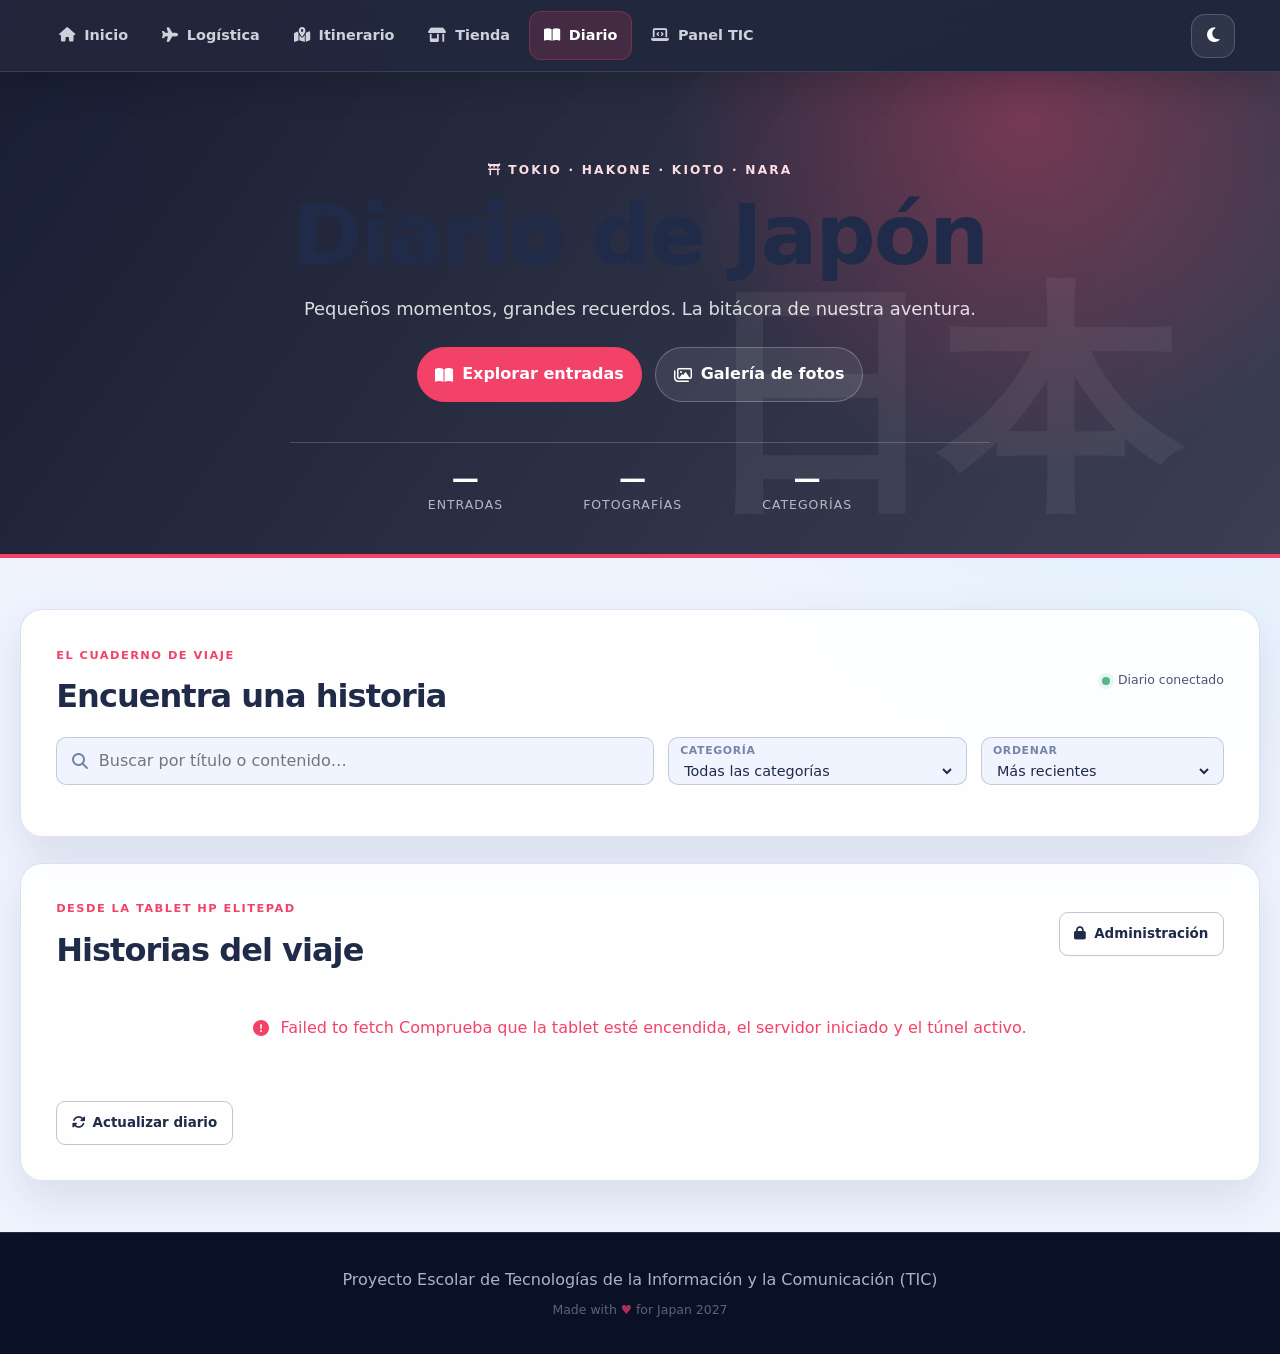
<file: blog.html>
<!DOCTYPE html>
<html lang="es">
<head>
  <meta charset="UTF-8">
  <meta name="viewport" content="width=device-width, initial-scale=1.0">
  <meta name="description" content="Diario interactivo de la aventura escolar Viaje a Japón 2027.">
  <title>Diario de Japón | Viaje a Japón 2027</title>
  <link rel="stylesheet" href="https://cdnjs.cloudflare.com/ajax/libs/font-awesome/6.4.0/css/all.min.css">
  <link rel="stylesheet" href="css/style.css">
  <link rel="stylesheet" href="css/blog.css">
</head>
<body>
  <nav class="blog-nav">
    <button id="menu-toggle" class="btn-menu" title="Abrir menú" aria-label="Abrir menú"><i class="fa-solid fa-bars"></i></button>
    <div class="nav-links" id="nav-links">
      <a href="index.html"><i class="fa-solid fa-house"></i> Inicio</a>
      <a href="logistica.html"><i class="fa-solid fa-plane"></i> Logística</a>
      <a href="itinerario.html"><i class="fa-solid fa-map-location-dot"></i> Itinerario</a>
      <a href="tienda.html"><i class="fa-solid fa-shop"></i> Tienda</a>
      <a href="blog.html" class="active"><i class="fa-solid fa-book-open"></i> Diario</a>
      <a href="proyecto-tic.html"><i class="fa-solid fa-laptop-code"></i> Panel TIC</a>
    </div>
    <button id="theme-toggle" class="btn-theme" title="Modo Tokyo Night" aria-label="Cambiar tema"><i class="fa-solid fa-moon"></i></button>
  </nav>

  <header class="blog-hero">
    <span class="blog-eyebrow"><i class="fa-solid fa-torii-gate"></i> TOKIO · HAKONE · KIOTO · NARA</span>
    <h1>Diario de Japón</h1>
    <p>Pequeños momentos, grandes recuerdos. La bitácora de nuestra aventura.</p>
    <div class="blog-hero-actions">
      <a href="#entradas" class="blog-primary-link"><i class="fa-solid fa-book-open"></i> Explorar entradas</a>
      <button type="button" class="blog-quiet-button" id="open-gallery"><i class="fa-regular fa-images"></i> Galería de fotos</button>
    </div>
    <div class="blog-stats" aria-label="Estadísticas del diario">
      <div><strong id="stat-posts">—</strong><span>Entradas</span></div>
      <div><strong id="stat-photos">—</strong><span>Fotografías</span></div>
      <div><strong id="stat-categories">—</strong><span>Categorías</span></div>
    </div>
  </header>

  <main class="container blog-container">
    <section class="blog-tools" aria-labelledby="tools-title">
      <div class="section-heading">
        <div><p class="blog-kicker">EL CUADERNO DE VIAJE</p><h2 id="tools-title">Encuentra una historia</h2></div>
        <span class="live-indicator"><span></span> Diario conectado</span>
      </div>
      <div class="blog-filter-grid">
        <label class="search-field" for="blog-search"><i class="fa-solid fa-magnifying-glass"></i><input type="search" id="blog-search" placeholder="Buscar por título o contenido…" autocomplete="off"></label>
        <label class="category-field" for="category-filter"><span>Categoría</span><select id="category-filter"><option value="all">Todas las categorías</option></select></label>
        <label class="sort-field" for="sort-filter"><span>Ordenar</span><select id="sort-filter"><option value="newest">Más recientes</option><option value="oldest">Más antiguas</option><option value="title">Título (A–Z)</option></select></label>
      </div>
      <div id="category-chips" class="category-chips" aria-label="Filtrar por categoría"></div>
    </section>

    <section id="admin-section" class="admin-section" hidden aria-labelledby="admin-title">
      <div class="section-heading">
        <div><p class="blog-kicker">SOLO ADMINISTRACIÓN</p><h2 id="admin-title"><i class="fa-solid fa-pen-to-square"></i> Escribe en el diario</h2></div>
        <button type="button" id="logout-button" class="blog-outline-button"><i class="fa-solid fa-right-from-bracket"></i> Cerrar sesión</button>
      </div>
      <form id="form-blog" class="blog-form">
        <input type="hidden" id="post-id">
        <div class="form-field"><label for="titulo">Título <span>*</span></label><input type="text" id="titulo" maxlength="120" required placeholder="Ej. Atardecer en Shibuya"></div>
        <div class="form-field"><label for="categoria">Categoría</label><select id="categoria"><option>Diario</option><option>Tokio</option><option>Hakone</option><option>Kioto</option><option>Nara</option><option>Comida</option><option>Consejos</option><option>Momentos</option></select><small>Puedes elegir una categoría o escribir una nueva.</small><input type="text" id="categoria-custom" maxlength="40" placeholder="Otra categoría (opcional)"></div>
        <div class="form-field form-field-full"><label for="contenido">Tu historia <span>*</span></label><textarea id="contenido" rows="7" maxlength="20000" required placeholder="Cuenta qué pasó, qué descubriste o qué no quieres olvidar…"></textarea><div class="character-count"><span id="content-count">0</span> / 20.000 caracteres</div></div>
        <div class="form-field form-field-full"><label for="imagen">URL de una fotografía (opcional)</label><input type="url" id="imagen" placeholder="https://…" inputmode="url"><small>Usa una dirección HTTPS pública. La imagen no se sube a la tablet.</small></div>
        <div class="form-actions"><button type="submit" id="save-post" class="blog-primary-button"><i class="fa-solid fa-cloud-arrow-up"></i> Publicar entrada</button><button type="button" id="cancel-edit" class="blog-outline-button" hidden>Cancelar edición</button><p id="form-message" class="form-message" role="status" aria-live="polite"></p></div>
      </form>
    </section>

    <section class="entries-section" id="entradas" aria-labelledby="entries-title">
      <div class="section-heading entries-heading">
        <div><p class="blog-kicker">DESDE LA TABLET HP ELITEPAD</p><h2 id="entries-title">Historias del viaje</h2></div>
        <button type="button" id="login-toggle" class="blog-outline-button"><i class="fa-solid fa-lock"></i> Administración</button>
      </div>
      <div id="login-panel" class="login-panel" hidden>
        <div class="login-panel-copy"><i class="fa-solid fa-shield-halved"></i><div><strong>Acceso de administrador</strong><p>Inicia sesión para publicar, editar o eliminar entradas.</p></div></div>
        <form id="login-form" class="login-form"><label for="admin-password">Contraseña</label><input type="password" id="admin-password" autocomplete="current-password" minlength="14" required placeholder="Contraseña de administración"><button type="submit" id="login-button" class="blog-primary-button">Entrar</button></form>
        <p id="login-message" class="form-message" role="status" aria-live="polite"></p>
      </div>
      <div id="blog-status" class="blog-status" role="status" aria-live="polite"><i class="fa-solid fa-spinner fa-spin"></i><span>Conectando con el diario…</span></div>
      <div id="contenedor-posts" class="posts-grid"></div>
      <div id="empty-filter-state" class="empty-state" hidden><i class="fa-solid fa-magnifying-glass"></i><h3>No hay historias con esos filtros</h3><p>Prueba otra búsqueda o selecciona otra categoría.</p><button type="button" id="clear-filters" class="blog-outline-button">Limpiar filtros</button></div>
      <div class="blog-refresh-row"><button type="button" id="refresh-posts" class="blog-outline-button"><i class="fa-solid fa-rotate"></i> Actualizar diario</button><span id="last-updated"></span></div>
    </section>
  </main>

  <footer><p>Proyecto Escolar de Tecnologías de la Información y la Comunicación (TIC)</p><p class="footer-japan">Made with <span aria-label="cariño">♥</span> for Japan 2027</p></footer>

  <dialog id="post-dialog" class="blog-dialog" aria-labelledby="dialog-title"><button type="button" class="dialog-close" data-close="post-dialog" aria-label="Cerrar"><i class="fa-solid fa-xmark"></i></button><article class="full-post"><img id="dialog-image" class="dialog-image" alt="" hidden><p class="blog-kicker" id="dialog-category"></p><h2 id="dialog-title"></h2><p class="full-post-date" id="dialog-date"></p><div class="full-post-content" id="dialog-content"></div></article></dialog>
  <dialog id="gallery-dialog" class="blog-dialog gallery-dialog" aria-labelledby="gallery-title"><button type="button" class="dialog-close" data-close="gallery-dialog" aria-label="Cerrar"><i class="fa-solid fa-xmark"></i></button><div class="gallery-dialog-header"><p class="blog-kicker">RECUERDOS EN IMÁGENES</p><h2 id="gallery-title">Galería del viaje</h2><p id="gallery-count"></p></div><div id="gallery-grid" class="gallery-grid"></div><p id="gallery-empty" class="gallery-empty" hidden>Aún no hay fotografías en el diario. Las imágenes de las entradas aparecerán aquí.</p></dialog>

  <script src="js/main.js"></script>
  <script src="js/blog-config.js"></script>
  <script src="js/blog.js"></script>
</body>
</html>
</file>
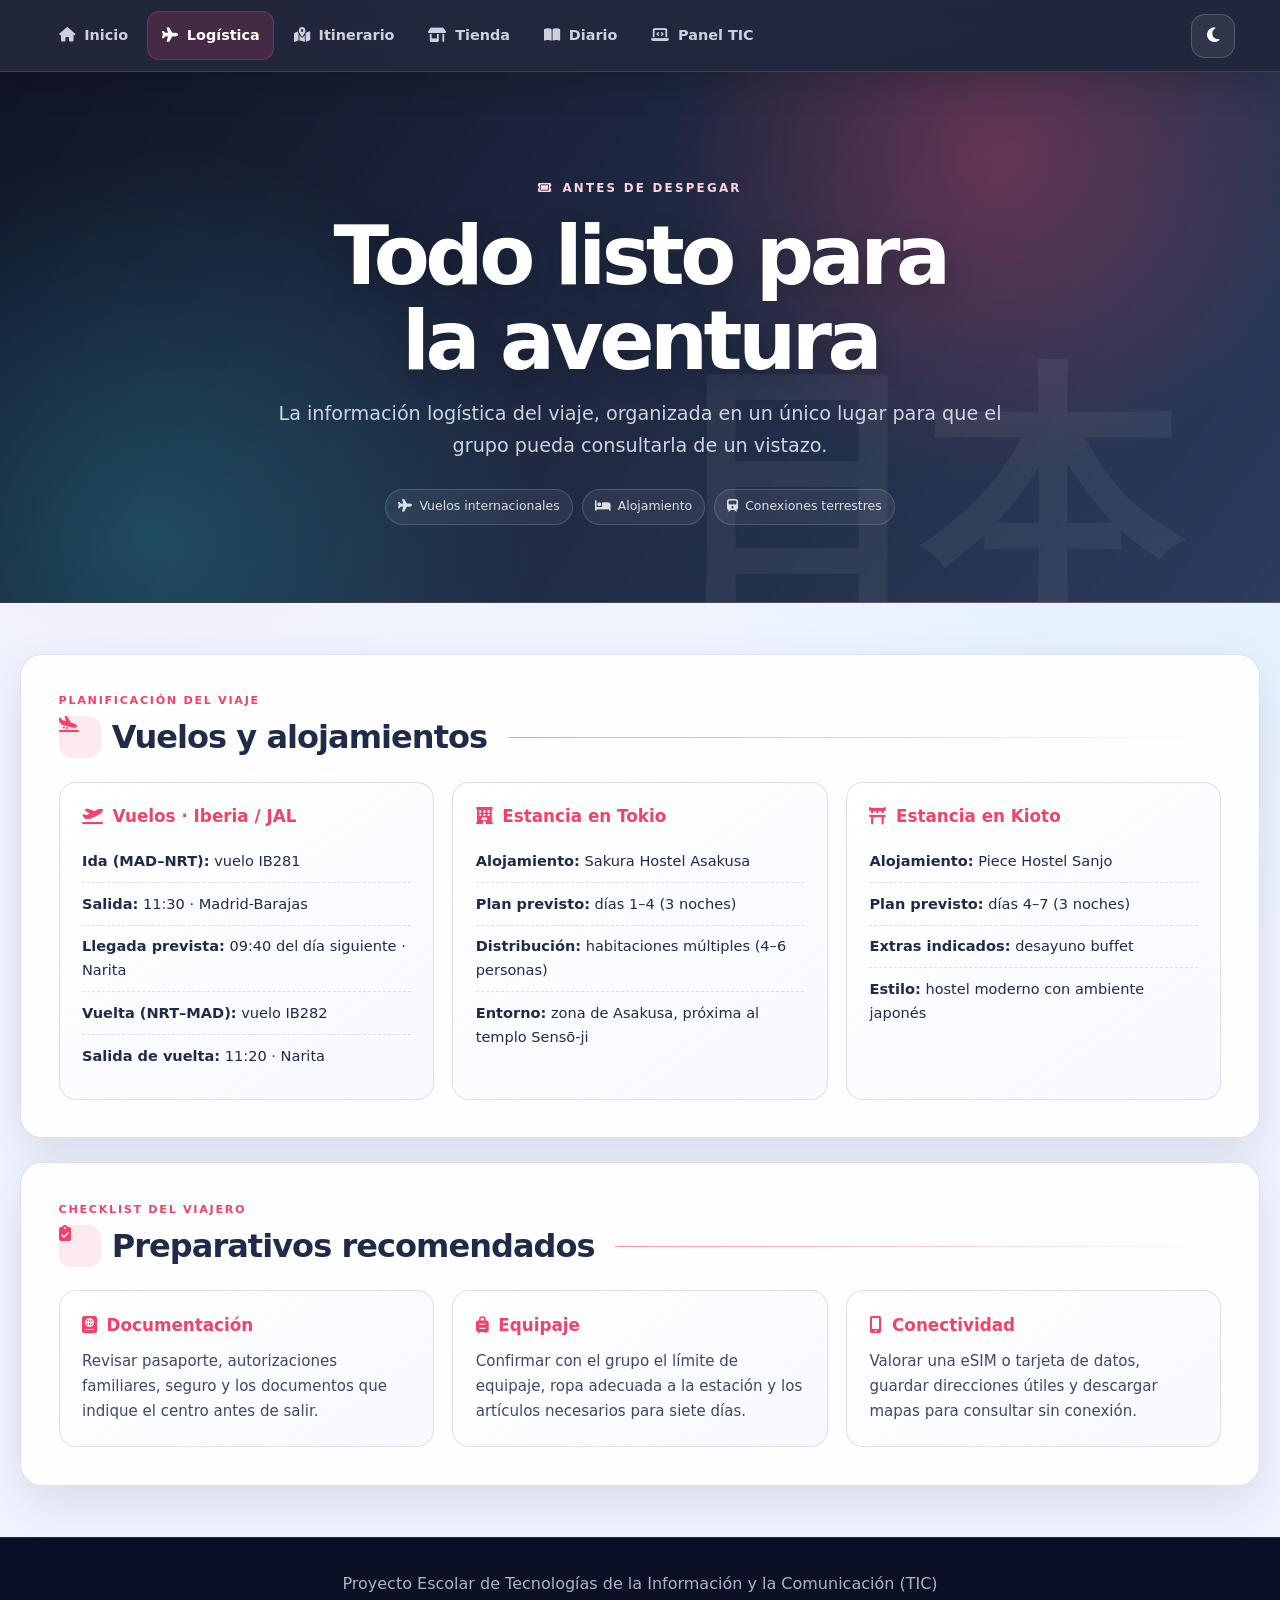
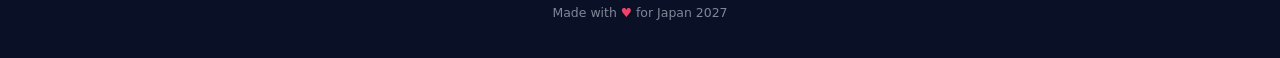
<file: logistica.html>
<!DOCTYPE html>
<html lang="es">
<head>
  <meta charset="UTF-8"><meta name="viewport" content="width=device-width, initial-scale=1.0">
  <meta name="description" content="Información de planificación de vuelos y alojamientos del viaje escolar a Japón 2027.">
  <title>Logística y alojamientos | Viaje a Japón 2027</title>
  <link rel="stylesheet" href="https://cdnjs.cloudflare.com/ajax/libs/font-awesome/6.4.0/css/all.min.css"><link rel="stylesheet" href="css/style.css">
</head>
<body>
  <nav class="site-nav" aria-label="Navegación principal">
    <button id="menu-toggle" class="btn-menu" title="Abrir menú" aria-label="Abrir menú" aria-controls="nav-links" aria-expanded="false"><i class="fa-solid fa-bars"></i></button>
    <div class="nav-links" id="nav-links"><a href="index.html"><i class="fa-solid fa-house"></i> Inicio</a><a href="logistica.html" class="active" aria-current="page"><i class="fa-solid fa-plane"></i> Logística</a><a href="itinerario.html"><i class="fa-solid fa-map-location-dot"></i> Itinerario</a><a href="tienda.html"><i class="fa-solid fa-shop"></i> Tienda</a><a href="blog.html"><i class="fa-solid fa-book-open"></i> Diario</a><a href="proyecto-tic.html"><i class="fa-solid fa-laptop-code"></i> Panel TIC</a></div>
    <button id="theme-toggle" class="btn-theme" title="Cambiar tema" aria-label="Cambiar tema"><i class="fa-solid fa-moon"></i></button>
  </nav>
  <header class="page-hero">
    <span class="eyebrow"><i class="fa-solid fa-ticket"></i> ANTES DE DESPEGAR</span>
    <h1>Todo listo para la aventura</h1><p>La información logística del viaje, organizada en un único lugar para que el grupo pueda consultarla de un vistazo.</p>
    <div class="hero-meta"><span><i class="fa-solid fa-plane"></i> Vuelos internacionales</span><span><i class="fa-solid fa-bed"></i> Alojamiento</span><span><i class="fa-solid fa-train"></i> Conexiones terrestres</span></div>
  </header>
  <main class="container">
    <section aria-labelledby="logistica-title">
      <p class="eyebrow-small">PLANIFICACIÓN DEL VIAJE</p><h2 id="logistica-title"><i class="fa-solid fa-plane-arrival"></i> Vuelos y alojamientos</h2>
      <div class="grid-3">
        <article class="info-card"><h4><i class="fa-solid fa-plane-departure"></i> Vuelos · Iberia / JAL</h4><ul>
          <li><strong>Ida (MAD–NRT):</strong> vuelo IB281</li><li><strong>Salida:</strong> 11:30 · Madrid-Barajas</li><li><strong>Llegada prevista:</strong> 09:40 del día siguiente · Narita</li><li><strong>Vuelta (NRT–MAD):</strong> vuelo IB282</li><li><strong>Salida de vuelta:</strong> 11:20 · Narita</li>
        </ul></article>
        <article class="info-card"><h4><i class="fa-solid fa-hotel"></i> Estancia en Tokio</h4><ul>
          <li><strong>Alojamiento:</strong> Sakura Hostel Asakusa</li><li><strong>Plan previsto:</strong> días 1–4 (3 noches)</li><li><strong>Distribución:</strong> habitaciones múltiples (4–6 personas)</li><li><strong>Entorno:</strong> zona de Asakusa, próxima al templo Sensō-ji</li>
        </ul></article>
        <article class="info-card"><h4><i class="fa-solid fa-torii-gate"></i> Estancia en Kioto</h4><ul>
          <li><strong>Alojamiento:</strong> Piece Hostel Sanjo</li><li><strong>Plan previsto:</strong> días 4–7 (3 noches)</li><li><strong>Extras indicados:</strong> desayuno buffet</li><li><strong>Estilo:</strong> hostel moderno con ambiente japonés</li>
        </ul></article>
      </div>
    </section>
    <section aria-labelledby="prep-title">
      <p class="eyebrow-small">CHECKLIST DEL VIAJERO</p><h2 id="prep-title"><i class="fa-solid fa-clipboard-check"></i> Preparativos recomendados</h2>
      <div class="grid-3">
        <article class="info-card"><h4><i class="fa-solid fa-passport"></i> Documentación</h4><p>Revisar pasaporte, autorizaciones familiares, seguro y los documentos que indique el centro antes de salir.</p></article>
        <article class="info-card"><h4><i class="fa-solid fa-suitcase-rolling"></i> Equipaje</h4><p>Confirmar con el grupo el límite de equipaje, ropa adecuada a la estación y los artículos necesarios para siete días.</p></article>
        <article class="info-card"><h4><i class="fa-solid fa-mobile-screen-button"></i> Conectividad</h4><p>Valorar una eSIM o tarjeta de datos, guardar direcciones útiles y descargar mapas para consultar sin conexión.</p></article>
      </div>
    </section>
  </main>
  <footer><p>Proyecto Escolar de Tecnologías de la Información y la Comunicación (TIC)</p><p class="footer-japan">Made with <span aria-label="cariño">♥</span> for Japan 2027</p></footer>
  <script src="js/main.js"></script>
</body></html>
</file>
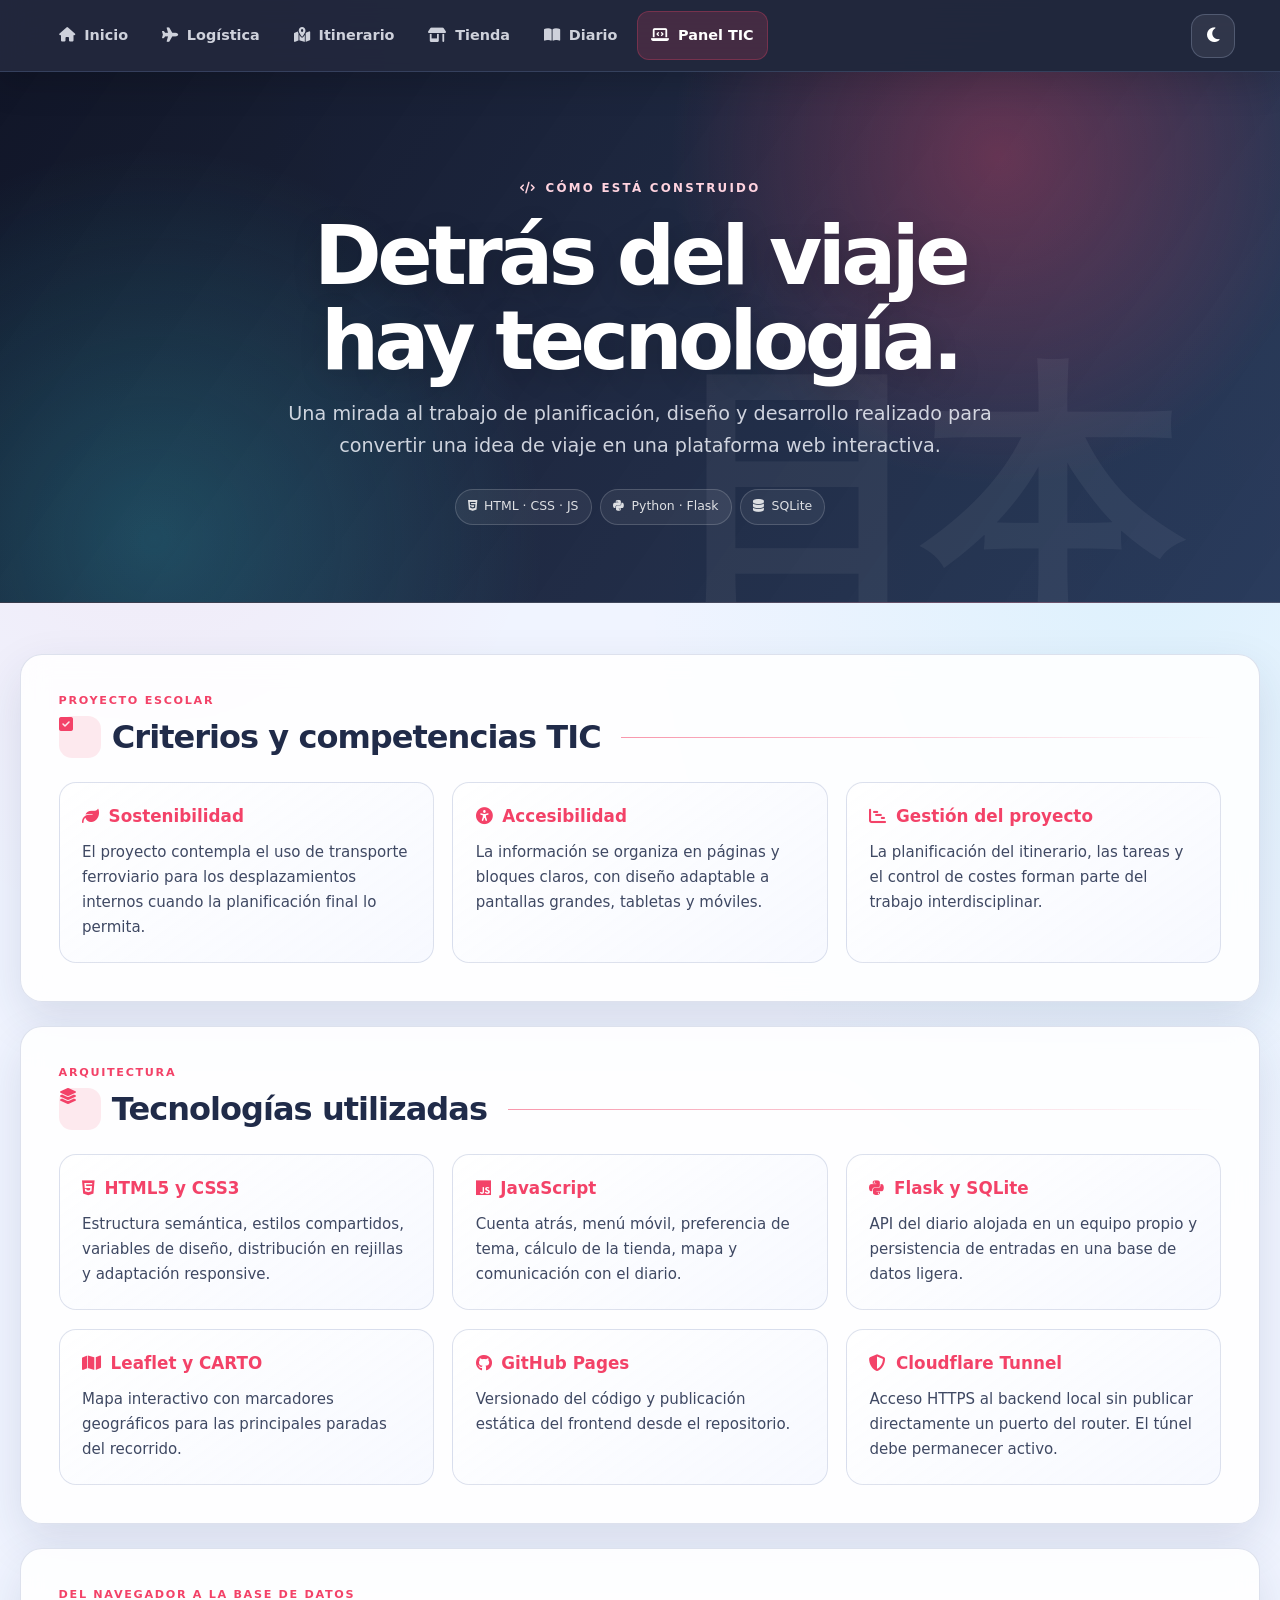
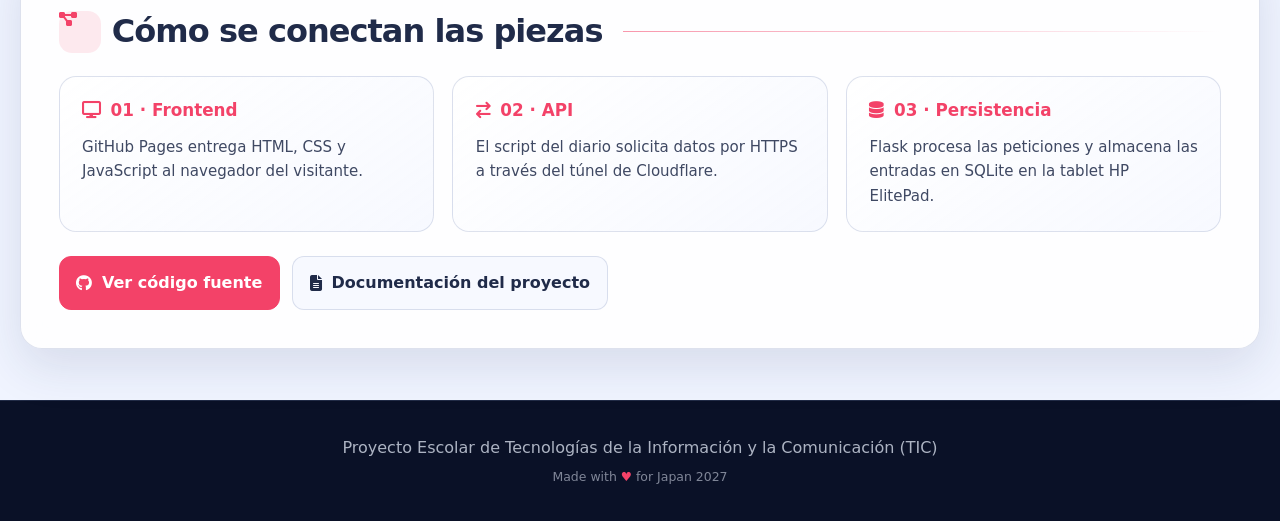
<file: proyecto-tic.html>
<!DOCTYPE html>
<html lang="es">
<head>
  <meta charset="UTF-8"><meta name="viewport" content="width=device-width, initial-scale=1.0">
  <meta name="description" content="Tecnologías, arquitectura y criterios del proyecto escolar Viaje a Japón 2027.">
  <title>Panel TIC | Viaje a Japón 2027</title>
  <link rel="stylesheet" href="https://cdnjs.cloudflare.com/ajax/libs/font-awesome/6.4.0/css/all.min.css"><link rel="stylesheet" href="css/style.css">
</head>
<body>
  <nav class="site-nav" aria-label="Navegación principal">
    <button id="menu-toggle" class="btn-menu" title="Abrir menú" aria-label="Abrir menú" aria-controls="nav-links" aria-expanded="false"><i class="fa-solid fa-bars"></i></button>
    <div class="nav-links" id="nav-links"><a href="index.html"><i class="fa-solid fa-house"></i> Inicio</a><a href="logistica.html"><i class="fa-solid fa-plane"></i> Logística</a><a href="itinerario.html"><i class="fa-solid fa-map-location-dot"></i> Itinerario</a><a href="tienda.html"><i class="fa-solid fa-shop"></i> Tienda</a><a href="blog.html"><i class="fa-solid fa-book-open"></i> Diario</a><a href="proyecto-tic.html" class="active" aria-current="page"><i class="fa-solid fa-laptop-code"></i> Panel TIC</a></div>
    <button id="theme-toggle" class="btn-theme" title="Cambiar tema" aria-label="Cambiar tema"><i class="fa-solid fa-moon"></i></button>
  </nav>
  <header class="page-hero">
    <span class="eyebrow"><i class="fa-solid fa-code"></i> CÓMO ESTÁ CONSTRUIDO</span><h1>Detrás del viaje hay tecnología.</h1><p>Una mirada al trabajo de planificación, diseño y desarrollo realizado para convertir una idea de viaje en una plataforma web interactiva.</p>
    <div class="hero-meta"><span><i class="fa-brands fa-html5"></i> HTML · CSS · JS</span><span><i class="fa-brands fa-python"></i> Python · Flask</span><span><i class="fa-solid fa-database"></i> SQLite</span></div>
  </header>
  <main class="container">
    <section aria-labelledby="rubric-title"><p class="eyebrow-small">PROYECTO ESCOLAR</p><h2 id="rubric-title"><i class="fa-solid fa-square-check"></i> Criterios y competencias TIC</h2>
      <div class="grid-3">
        <article class="info-card"><h4><i class="fa-solid fa-leaf"></i> Sostenibilidad</h4><p>El proyecto contempla el uso de transporte ferroviario para los desplazamientos internos cuando la planificación final lo permita.</p></article>
        <article class="info-card"><h4><i class="fa-solid fa-universal-access"></i> Accesibilidad</h4><p>La información se organiza en páginas y bloques claros, con diseño adaptable a pantallas grandes, tabletas y móviles.</p></article>
        <article class="info-card"><h4><i class="fa-solid fa-chart-gantt"></i> Gestión del proyecto</h4><p>La planificación del itinerario, las tareas y el control de costes forman parte del trabajo interdisciplinar.</p></article>
      </div>
    </section>
    <section aria-labelledby="stack-title"><p class="eyebrow-small">ARQUITECTURA</p><h2 id="stack-title"><i class="fa-solid fa-layer-group"></i> Tecnologías utilizadas</h2>
      <div class="grid-3">
        <article class="info-card"><h4><i class="fa-brands fa-html5"></i> HTML5 y CSS3</h4><p>Estructura semántica, estilos compartidos, variables de diseño, distribución en rejillas y adaptación responsive.</p></article>
        <article class="info-card"><h4><i class="fa-brands fa-js"></i> JavaScript</h4><p>Cuenta atrás, menú móvil, preferencia de tema, cálculo de la tienda, mapa y comunicación con el diario.</p></article>
        <article class="info-card"><h4><i class="fa-brands fa-python"></i> Flask y SQLite</h4><p>API del diario alojada en un equipo propio y persistencia de entradas en una base de datos ligera.</p></article>
        <article class="info-card"><h4><i class="fa-solid fa-map"></i> Leaflet y CARTO</h4><p>Mapa interactivo con marcadores geográficos para las principales paradas del recorrido.</p></article>
        <article class="info-card"><h4><i class="fa-brands fa-github"></i> GitHub Pages</h4><p>Versionado del código y publicación estática del frontend desde el repositorio.</p></article>
        <article class="info-card"><h4><i class="fa-solid fa-shield-halved"></i> Cloudflare Tunnel</h4><p>Acceso HTTPS al backend local sin publicar directamente un puerto del router. El túnel debe permanecer activo.</p></article>
      </div>
    </section>
    <section aria-labelledby="architecture-title"><p class="eyebrow-small">DEL NAVEGADOR A LA BASE DE DATOS</p><h2 id="architecture-title"><i class="fa-solid fa-diagram-project"></i> Cómo se conectan las piezas</h2>
      <div class="grid-3">
        <article class="info-card"><h4><i class="fa-solid fa-display"></i> 01 · Frontend</h4><p>GitHub Pages entrega HTML, CSS y JavaScript al navegador del visitante.</p></article>
        <article class="info-card"><h4><i class="fa-solid fa-arrow-right-arrow-left"></i> 02 · API</h4><p>El script del diario solicita datos por HTTPS a través del túnel de Cloudflare.</p></article>
        <article class="info-card"><h4><i class="fa-solid fa-database"></i> 03 · Persistencia</h4><p>Flask procesa las peticiones y almacena las entradas en SQLite en la tablet HP ElitePad.</p></article>
      </div>
      <div class="hero-actions" style="justify-content:flex-start"><a class="action-button" href="https://github.com/SrGusa15/Web_proyecto_viaje_tic" target="_blank" rel="noopener noreferrer"><i class="fa-brands fa-github"></i> Ver código fuente</a><a class="action-button secondary" href="DOCUMENTACION_PROYECTO_2027.md"><i class="fa-solid fa-file-lines"></i> Documentación del proyecto</a></div>
    </section>
  </main>
  <footer><p>Proyecto Escolar de Tecnologías de la Información y la Comunicación (TIC)</p><p class="footer-japan">Made with <span aria-label="cariño">♥</span> for Japan 2027</p></footer>
  <script src="js/main.js"></script>
</body></html>
</file>
<file: css/style.css>
/* Viaje a Japón 2027 — sistema visual compartido
   Paleta inspirada en Tokio de noche: azul tinta, neón coral y reflejos cian. */
:root {
  color-scheme: light;
  --primary: #f34268;
  --primary-strong: #d92e56;
  --secondary: #172342;
  --light-bg: #f0f4ff;
  --text: #202b49;
  --accent: #7785a5;
  --card-bg: rgba(255, 255, 255, .88);
  --border: rgba(104, 125, 173, .22);
  --surface: #f7f9ff;
  --surface-strong: #e7edff;
  --cyan: #35d6e8;
  --shadow: 0 18px 48px rgba(35, 51, 91, .12);
  --radius: 22px;
}

body.tokyo-night {
  color-scheme: dark;
  --primary: #ff426d;
  --primary-strong: #ff6788;
  --secondary: #0b1228;
  --light-bg: #080d1c;
  --text: #edf3ff;
  --accent: #94a4c6;
  --card-bg: rgba(17, 28, 54, .88);
  --border: rgba(139, 165, 221, .20);
  --surface: #101a32;
  --surface-strong: #152544;
  --shadow: 0 20px 55px rgba(0, 0, 0, .25);
}

* { box-sizing: border-box; margin: 0; padding: 0; }
html { scroll-behavior: smooth; scroll-padding-top: 90px; }
body {
  min-height: 100vh;
  overflow-x: hidden;
  color: var(--text);
  background:
    radial-gradient(ellipse at 12% 8%, rgba(243, 66, 104, .09), transparent 28rem),
    radial-gradient(ellipse at 90% 25%, rgba(53, 214, 232, .10), transparent 32rem),
    var(--light-bg);
  font-family: Inter, "Segoe UI", system-ui, -apple-system, sans-serif;
  line-height: 1.65;
  transition: background-color .25s ease, color .25s ease;
}
body.tokyo-night {
  background:
    radial-gradient(ellipse at 8% 8%, rgba(243, 66, 104, .13), transparent 30rem),
    radial-gradient(ellipse at 95% 30%, rgba(42, 125, 216, .16), transparent 34rem),
    #080d1c;
}
img { max-width: 100%; }
a { color: inherit; }
button, input, select, textarea { font: inherit; }
button, select { cursor: pointer; }
:focus-visible { outline: 3px solid var(--cyan); outline-offset: 3px; }
::selection { color: white; background: var(--primary); }

/* Navegación compartida con la bitácora */
nav.site-nav, nav.blog-nav {
  position: sticky; top: 0; z-index: 1000;
  display: flex; align-items: center; justify-content: space-between; gap: 1rem;
  min-height: 72px; padding: .6rem clamp(1rem, 3.5vw, 3rem);
  background: rgba(10, 17, 39, .90); color: #f8fbff;
  border-bottom: 1px solid rgba(135, 163, 225, .2);
  box-shadow: 0 12px 34px rgba(0, 0, 0, .16);
  backdrop-filter: blur(18px);
}
.nav-links { display: flex; align-items: center; gap: .3rem; }
.nav-links a {
  display: inline-flex; align-items: center; gap: .55rem;
  padding: .7rem .85rem; border: 1px solid transparent; border-radius: 12px;
  color: rgba(245, 248, 255, .82); text-decoration: none; font-size: .9rem; font-weight: 750;
  transition: color .2s ease, background .2s ease, border-color .2s ease, transform .2s ease;
}
.nav-links a:hover, .nav-links a.active {
  color: white; background: rgba(243, 66, 104, .17); border-color: rgba(243, 66, 104, .28);
}
.nav-links a:hover { transform: translateY(-1px); }
.btn-theme, .btn-menu {
  display: inline-grid; place-items: center; flex: 0 0 auto;
  width: 44px; height: 44px; border: 1px solid rgba(199, 216, 255, .22); border-radius: 14px;
  color: white; background: rgba(255, 255, 255, .07); font-size: 1.05rem;
  transition: background .2s ease, border-color .2s ease, transform .2s ease;
}
.btn-theme:hover, .btn-menu:hover { background: rgba(243, 66, 104, .18); border-color: rgba(243, 66, 104, .45); transform: translateY(-1px); }
.btn-menu { display: none; }

/* Hero común */
.page-hero {
  position: relative; isolation: isolate; overflow: hidden; text-align: center; color: white;
  padding: clamp(4rem, 8vw, 7.5rem) 1.3rem clamp(3.6rem, 6vw, 5rem);
  background:
    radial-gradient(circle at 78% 16%, rgba(243, 66, 104, .32), transparent 30%),
    radial-gradient(circle at 12% 88%, rgba(53, 214, 232, .23), transparent 32%),
    linear-gradient(125deg, rgba(8, 13, 31, .96), rgba(17, 35, 70, .88)),
    url('https://images.unsplash.com/photo-1493976040374-85c8e12f0c0e?auto=format&fit=crop&w=1920&q=80') center/cover;
  border-bottom: 1px solid rgba(255, 255, 255, .16);
}
.page-hero::before {
  content: "日本"; position: absolute; z-index: -1; right: clamp(1rem, 8vw, 9rem); bottom: -1.1rem;
  color: rgba(255,255,255,.055); font-size: clamp(7rem, 22vw, 16rem); font-weight: 950; line-height: 1;
}
.page-hero .eyebrow {
  display: inline-flex; align-items: center; gap: .55rem; margin-bottom: 1rem;
  color: #ffd3df; font-size: .74rem; font-weight: 900; letter-spacing: .19em; text-transform: uppercase;
}
.page-hero h1 {
  max-width: 1050px; margin: 0 auto .9rem; font-size: clamp(2.35rem, 6.4vw, 5.1rem);
  line-height: 1.04; letter-spacing: -.055em; text-wrap: balance; text-shadow: 0 8px 28px rgba(0,0,0,.18);
}
.page-hero > p { max-width: 760px; margin: 0 auto 1.5rem; color: rgba(245,248,255,.82); font-size: clamp(1rem, 2vw, 1.2rem); }
.hero-actions { display: flex; justify-content: center; align-items: center; gap: .75rem; flex-wrap: wrap; margin-top: 1.5rem; }
.hero-link, .hero-quiet {
  display: inline-flex; align-items: center; justify-content: center; gap: .55rem; min-height: 46px;
  padding: .8rem 1.1rem; border-radius: 999px; border: 1px solid rgba(255,255,255,.22);
  color: white; font-weight: 800; text-decoration: none; cursor: pointer; transition: transform .2s ease, background .2s ease;
}
.hero-link { background: var(--primary); border-color: var(--primary); }
.hero-quiet { background: rgba(255,255,255,.08); }
.hero-link:hover, .hero-quiet:hover { transform: translateY(-2px); }
.hero-meta { display: flex; align-items: center; justify-content: center; flex-wrap: wrap; gap: .55rem; margin-top: 1.7rem; }
.hero-meta span { display: inline-flex; align-items: center; gap: .45rem; padding: .42rem .75rem; border: 1px solid rgba(255,255,255,.17); border-radius: 999px; color: rgba(255,255,255,.84); background: rgba(255,255,255,.06); font-size: .78rem; }

/* Cuenta atrás */
.countdown-container { display: flex; justify-content: center; flex-wrap: wrap; gap: .8rem; margin: 2rem auto 0; }
.countdown-box {
  min-width: clamp(76px, 13vw, 112px); padding: .95rem 1rem .8rem; border: 1px solid rgba(255,255,255,.20);
  border-radius: 16px; background: rgba(7, 13, 31, .55); backdrop-filter: blur(12px); box-shadow: 0 12px 32px rgba(0,0,0,.14);
}
.countdown-box span { display: block; color: #ff6e91; font-size: clamp(1.6rem, 3.8vw, 2.5rem); font-weight: 900; line-height: 1.08; font-variant-numeric: tabular-nums; }
.countdown-box small { color: rgba(255,255,255,.72); font-size: .68rem; font-weight: 850; letter-spacing: .12em; text-transform: uppercase; }

/* Superficies y tipografía */
.container { width: min(1240px, 100% - 2.5rem); margin: clamp(2rem, 4vw, 3.6rem) auto; }
section {
  position: relative; padding: clamp(1.3rem, 3vw, 2.35rem); margin-bottom: 1.5rem;
  border: 1px solid var(--border); border-radius: var(--radius); background: var(--card-bg);
  box-shadow: var(--shadow); backdrop-filter: blur(14px);
  transition: background .25s ease, border-color .25s ease;
}
section h2 { display: flex; align-items: center; gap: .7rem; margin-bottom: 1.45rem; color: var(--text); font-size: clamp(1.35rem, 2.8vw, 2rem); line-height: 1.2; letter-spacing: -.03em; }
section h2 > i { display: inline-grid; place-items: center; width: 42px; height: 42px; flex: 0 0 auto; border-radius: 13px; color: var(--primary); background: rgba(243,66,104,.11); font-size: 1rem; }
section h2::after { content: ""; align-self: center; flex: 1; height: 1px; margin-left: .6rem; background: linear-gradient(90deg, rgba(243,66,104,.55), transparent); }
section h3 { color: var(--text); }
section p { margin-bottom: .8rem; }
section p:last-child { margin-bottom: 0; }
.eyebrow-small { margin-bottom: .35rem; color: var(--primary); font-size: .7rem; font-weight: 900; letter-spacing: .15em; text-transform: uppercase; }
.grid-2, .grid-3 { display: grid; gap: 1.15rem; }
.grid-2 { grid-template-columns: repeat(2, minmax(0,1fr)); }
.grid-3 { grid-template-columns: repeat(3, minmax(0,1fr)); }
.info-card {
  min-width: 0; padding: 1.4rem; border: 1px solid var(--border); border-radius: 17px;
  background: linear-gradient(145deg, var(--card-bg), var(--surface));
  transition: transform .22s ease, border-color .22s ease, box-shadow .22s ease;
}
.info-card:hover { transform: translateY(-4px); border-color: rgba(243,66,104,.44); box-shadow: 0 15px 34px rgba(15,30,70,.10); }
.info-card h3, .info-card h4 { display: flex; align-items: center; gap: .6rem; margin-bottom: .8rem; color: var(--primary); font-size: 1.05rem; line-height: 1.35; }
.info-card p { color: var(--text); opacity: .86; font-size: .94rem; }
.info-card ul { padding: 0; list-style: none; }
.info-card li { padding: .55rem 0; border-bottom: 1px dashed var(--border); font-size: .91rem; }
.info-card li:last-child { border: 0; }
.info-card li strong { color: var(--text); }
.feature-card { display: flex; flex-direction: column; min-height: 215px; text-decoration: none; }
.feature-card .feature-icon { display: inline-grid; place-items: center; width: 46px; height: 46px; margin-bottom: 1rem; border-radius: 15px; color: var(--primary); background: rgba(243,66,104,.11); font-size: 1.15rem; }
.feature-card h3 { margin-bottom: .45rem; }
.feature-card p { flex: 1; }
.feature-card .feature-more { display: inline-flex; align-items: center; gap: .4rem; color: var(--primary); font-weight: 850; font-size: .88rem; }

/* Mapa y cronología */
#map { position: relative; z-index: 0; width: 100%; height: clamp(350px, 48vw, 520px); overflow: hidden; border: 1px solid var(--border); border-radius: 18px; box-shadow: 0 16px 38px rgba(5,15,40,.13); }
.map-note { display: flex; align-items: flex-start; gap: .7rem; margin: 0 0 1rem; padding: .8rem 1rem; border: 1px solid var(--border); border-radius: 12px; color: var(--accent); background: var(--surface); font-size: .85rem; }
.map-note i { margin-top: .25rem; color: var(--cyan); }
.timeline { position: relative; max-width: 900px; margin: 0 auto; }
.timeline::after { content: ""; position: absolute; top: 7px; bottom: 7px; left: 16px; width: 2px; background: linear-gradient(var(--primary), var(--cyan)); opacity: .85; }
.timeline-item { position: relative; padding: 0 0 1.45rem 3.4rem; }
.timeline-item:last-child { padding-bottom: 0; }
.timeline-item::after { content: ""; position: absolute; z-index: 1; top: 7px; left: 7px; width: 18px; height: 18px; border: 4px solid var(--primary); border-radius: 50%; background: var(--card-bg); box-shadow: 0 0 0 5px rgba(243,66,104,.09); }
.timeline-date { margin-bottom: .5rem; color: var(--primary); font-size: .78rem; font-weight: 900; letter-spacing: .1em; text-transform: uppercase; }
.timeline-content { padding: 1.1rem 1.2rem; border: 1px solid var(--border); border-radius: 16px; background: var(--surface); }
.timeline-content h4 { margin-bottom: .55rem; color: var(--text); font-size: 1.08rem; }
.timeline-content p { margin-bottom: .45rem; color: var(--text); opacity: .85; }
.time-badge { display: inline-block; margin-right: .35rem; padding: .15rem .55rem; border-radius: 999px; color: white; background: var(--primary); font-size: .73rem; font-weight: 850; }

/* Tienda / cesta */
.store-panel { padding: clamp(1.1rem, 2vw, 1.6rem); border: 1px solid var(--border); border-radius: 18px; background: linear-gradient(145deg, var(--card-bg), var(--surface)); }
.product-row { display: flex; align-items: center; justify-content: space-between; gap: 1rem; padding: 1rem 0; border-bottom: 1px solid var(--border); }
.product-row:last-of-type { border-bottom: 0; }
.product-copy { display: flex; align-items: flex-start; gap: .75rem; min-width: 0; }
.product-copy > i { display: inline-grid; place-items: center; width: 42px; height: 42px; flex: 0 0 auto; border-radius: 13px; color: var(--primary); background: rgba(243,66,104,.11); }
.product-copy strong { display: block; margin-bottom: .15rem; }
.product-copy small { display: block; color: var(--accent); font-size: .8rem; }
.product-row select { width: clamp(120px, 13vw, 155px); min-height: 42px; padding: .55rem .6rem; border: 1px solid var(--border); border-radius: 10px; color: var(--text); background: var(--surface); }
.total-box { display: flex; justify-content: space-between; align-items: center; gap: .7rem; margin: 1.3rem 0; padding: 1rem 1.1rem; border: 1px solid rgba(243,66,104,.28); border-radius: 15px; color: var(--text); background: rgba(243,66,104,.07); font-size: 1.05rem; font-weight: 800; }
.total-box strong { color: var(--primary); font-size: 1.7rem; font-variant-numeric: tabular-nums; }
.btn, .action-button {
  display: inline-flex; align-items: center; justify-content: center; gap: .6rem; min-height: 47px;
  padding: .8rem 1.05rem; border: 1px solid var(--primary); border-radius: 12px;
  color: white; background: var(--primary); text-align: center; text-decoration: none; font-weight: 850;
  cursor: pointer; transition: transform .2s ease, background .2s ease, box-shadow .2s ease;
}
.btn { width: 100%; }
.btn:hover, .action-button:hover { transform: translateY(-2px); background: var(--primary-strong); box-shadow: 0 12px 26px rgba(243,66,104,.22); }
.action-button.secondary { color: var(--text); border-color: var(--border); background: var(--surface); }
.action-button.secondary:hover { box-shadow: none; }
.store-visual { position: relative; overflow: hidden; min-height: 360px; border: 1px solid var(--border); border-radius: 19px; background: var(--surface); }
.store-visual img { display: block; width: 100%; height: 100%; min-height: 360px; object-fit: cover; }
.store-visual-caption { position: absolute; right: 0; bottom: 0; left: 0; padding: 3rem 1.25rem 1.25rem; color: white; background: linear-gradient(transparent, rgba(6,12,30,.9)); }
.store-visual-caption strong { display: block; font-size: 1.4rem; }
.store-visual-caption span { color: rgba(255,255,255,.8); font-size: .88rem; }
.store-benefits { display: grid; grid-template-columns: repeat(3,1fr); gap: .7rem; margin-top: 1rem; }
.store-benefits div { padding: .8rem .6rem; border: 1px solid var(--border); border-radius: 12px; background: var(--surface); text-align: center; font-size: .78rem; }
.store-benefits i { display: block; margin-bottom: .35rem; color: var(--primary); font-size: 1rem; }
.order-dialog { width: min(560px, calc(100% - 2rem)); max-height: min(85vh, 780px); margin: auto; padding: 0; border: 1px solid var(--border); border-radius: 22px; color: var(--text); background: var(--card-bg); box-shadow: 0 28px 90px rgba(0,0,0,.35); }
.order-dialog::backdrop { background: rgba(5,10,25,.72); backdrop-filter: blur(5px); }
.order-dialog-inner { padding: clamp(1.2rem, 4vw, 2rem); }
.order-dialog h2 { display: flex; gap: .65rem; align-items: center; margin-bottom: .45rem; font-size: 1.5rem; }
.order-dialog h2 i { color: var(--primary); }
.order-dialog p { color: var(--accent); font-size: .9rem; }
.order-summary-list { margin: 1rem 0; padding: 0; list-style: none; }
.order-summary-list li { display: flex; justify-content: space-between; gap: 1rem; padding: .75rem 0; border-bottom: 1px solid var(--border); }
.order-summary-list li span:first-child { min-width: 0; }
.order-summary-list li strong { flex: 0 0 auto; }
.order-dialog-total { display: flex; justify-content: space-between; padding: 1rem 0; font-weight: 850; }
.order-dialog-total strong { color: var(--primary); font-size: 1.5rem; }
.order-dialog-actions { display: flex; gap: .6rem; flex-wrap: wrap; margin-top: 1rem; }
.order-dialog-actions button { flex: 1 1 140px; }
#order-message { min-height: 1.3rem; margin-top: .6rem; color: var(--primary); font-size: .82rem; }

/* Pie y pequeños elementos */
footer { margin-top: 3rem; padding: 2.1rem 1.2rem; border-top: 1px solid rgba(145,166,214,.18); color: rgba(236,242,255,.72); background: #0a1127; text-align: center; }
footer p { margin: 0; }
footer .footer-japan { margin-top: .35rem; color: rgba(236,242,255,.52); font-size: .78rem; }
footer .footer-japan span { color: var(--primary); }
#sakura-container { position: fixed; inset: 0; z-index: 9999; overflow: hidden; pointer-events: none; }
.sakura-petal { position: absolute; background: #ffb7c5; border-radius: 15px 0; opacity: .65; pointer-events: none; animation: fall linear infinite; }
@keyframes fall { 0% { transform: translateY(-5vh) rotate(0deg) scale(.5); opacity: 0; } 10% { opacity: .65; } 100% { transform: translateY(105vh) rotate(360deg) scale(1.2); opacity: .1; } }

@media (max-width: 960px) {
  .nav-links a { padding: .65rem .62rem; font-size: .82rem; }
  .grid-3 { grid-template-columns: repeat(2, minmax(0,1fr)); }
  .grid-2 { gap: .9rem; }
}
@media (max-width: 760px) {
  nav.site-nav, nav.blog-nav { gap: .5rem; padding: .55rem .8rem; }
  .btn-menu { display: inline-grid; }
  .nav-links { display: none; order: 4; flex: 1 0 100%; flex-direction: column; align-items: stretch; padding-top: .45rem; }
  .nav-links.active { display: flex; }
  .nav-links a { width: 100%; justify-content: flex-start; padding: .8rem .95rem; font-size: .92rem; }
  .btn-theme { margin-left: auto; }
  .grid-2, .grid-3 { grid-template-columns: 1fr; }
  .container { width: min(100% - 1.1rem, 1240px); margin: 1.2rem auto; }
  section { padding: 1.2rem; margin-bottom: 1rem; border-radius: 18px; }
  .page-hero { padding: 3.8rem 1rem 3rem; }
  .countdown-container { gap: .5rem; }
  .countdown-box { min-width: 70px; padding: .8rem .65rem; }
  .product-row { align-items: flex-start; }
  .product-row select { width: 116px; }
  .store-visual, .store-visual img { min-height: 260px; }
  .store-benefits { grid-template-columns: 1fr; }
}
@media (max-width: 430px) {
  .page-hero h1 { letter-spacing: -.04em; }
  section h2::after { display: none; }
  .product-row { flex-direction: column; }
  .product-row select { width: 100%; }
  .order-summary-list li { flex-direction: column; gap: .15rem; }
}
@media (prefers-reduced-motion: reduce) {
  *, *::before, *::after { scroll-behavior: auto !important; transition-duration: .01ms !important; animation-duration: .01ms !important; animation-iteration-count: 1 !important; }
}

.sr-only { position: absolute !important; width: 1px !important; height: 1px !important; padding: 0 !important; margin: -1px !important; overflow: hidden !important; clip: rect(0, 0, 0, 0) !important; white-space: nowrap !important; border: 0 !important; }
.countdown-finished { padding: .8rem 1.2rem; border: 1px solid rgba(255,255,255,.22); border-radius: 14px; color: white; background: rgba(7,13,31,.55); font-weight: 800; }
</file>
<file: css/blog.css>
/* Diseño de la nueva bitácora. Usa las variables globales de style.css y hereda Tokyo Night. */
.blog-nav { display: flex; align-items: center; justify-content: space-between; flex-wrap: wrap; }
.blog-hero { position: relative; overflow: hidden; padding: 5.5rem 1.5rem 2.4rem; text-align: center; background: radial-gradient(circle at 80% 10%, rgba(243,66,104,.36), transparent 32%), linear-gradient(125deg, rgba(18,24,45,.97), rgba(43,45,66,.91)), url('https://images.unsplash.com/photo-1493976040374-85c8e12f0c0e?auto=format&fit=crop&w=1920&q=80') center/cover; border-bottom: 4px solid var(--primary); }
.blog-hero::after { content: "日本"; position: absolute; right: clamp(1rem, 8vw, 8rem); bottom: 2rem; color: rgba(255,255,255,.06); font-size: clamp(6rem, 20vw, 15rem); font-weight: 900; line-height: 1; pointer-events: none; }
.blog-hero h1 { position: relative; z-index: 1; max-width: 1000px; margin: .7rem auto .5rem; font-size: clamp(2.5rem, 7vw, 5.25rem); line-height: 1.05; letter-spacing: -2px; text-transform: none; }
.blog-hero > p, .blog-eyebrow, .blog-hero-actions, .blog-stats { position: relative; z-index: 1; }
.blog-eyebrow { display: block; width: fit-content; max-width: 100%; margin-inline: auto; color: #ffdce3; font-size: .76rem; font-weight: 800; letter-spacing: .18em; }
.blog-hero > p { max-width: 700px; margin: .9rem auto 1.5rem; text-align: center; color: rgba(255,255,255,.84); font-size: 1.12rem; }
.blog-hero-actions { display: flex; justify-content: center; align-items: center; flex-wrap: wrap; gap: .8rem; }
.blog-primary-link, .blog-quiet-button { display: inline-flex; align-items: center; justify-content: center; gap: .55rem; padding: .82rem 1.1rem; border: 1px solid rgba(255,255,255,.24); border-radius: 999px; text-decoration: none; font-weight: 750; cursor: pointer; transition: transform .2s ease, background .2s ease; }
.blog-primary-link { color: white; background: var(--primary); border-color: var(--primary); }
.blog-quiet-button { color: white; background: rgba(255,255,255,.08); }
.blog-primary-link:hover, .blog-quiet-button:hover { transform: translateY(-2px); }
.blog-stats { display: flex; justify-content: center; gap: clamp(1.5rem, 7vw, 5rem); margin: 2.5rem auto 0; padding-top: 1.3rem; max-width: 700px; border-top: 1px solid rgba(255,255,255,.18); }
.blog-stats div { display: grid; text-align: center; gap: .1rem; }
.blog-stats strong { color: white; font-size: 1.7rem; line-height: 1.1; }
.blog-stats span { color: rgba(255,255,255,.66); font-size: .78rem; text-transform: uppercase; letter-spacing: .08em; }
.blog-container { max-width: 1250px; }
.blog-container section { padding: clamp(1.2rem, 3vw, 2.2rem); margin-bottom: 1.6rem; }
.section-heading { display: flex; justify-content: space-between; align-items: center; gap: 1rem; margin-bottom: 1.35rem; }
.section-heading h2 { margin: .1rem 0 0; font-size: clamp(1.4rem, 3vw, 2rem); }
.section-heading h2::after { display: none; }
.blog-kicker { color: var(--primary); font-size: .71rem; letter-spacing: .13em; font-weight: 850; }
.live-indicator { display: inline-flex; align-items: center; gap: .5rem; white-space: nowrap; color: var(--text); font-size: .78rem; opacity: .8; }
.live-indicator span { width: .5rem; height: .5rem; border-radius: 50%; background: #25a56a; box-shadow: 0 0 0 4px rgba(37,165,106,.12); }
.blog-filter-grid { display: grid; grid-template-columns: minmax(220px, 1.6fr) minmax(160px, .8fr) minmax(150px, .65fr); gap: .85rem; }
.search-field { display: flex; align-items: center; gap: .7rem; padding: 0 .9rem; min-height: 48px; border: 1px solid rgba(141,153,174,.45); border-radius: 10px; background: var(--light-bg); }
.search-field i { color: var(--accent); }
.search-field input { width: 100%; border: 0; outline: 0; background: transparent; color: var(--text); font: inherit; }
.category-field, .sort-field { display: flex; flex-direction: column; justify-content: center; gap: .12rem; padding: .25rem .7rem; border: 1px solid rgba(141,153,174,.45); border-radius: 10px; background: var(--light-bg); }
.category-field span, .sort-field span { color: var(--accent); font-size: .68rem; font-weight: 800; text-transform: uppercase; letter-spacing: .06em; }
.category-field select, .sort-field select { width: 100%; border: 0; outline: none; background: transparent; color: var(--text); font: inherit; font-size: .9rem; }
.category-chips { display: flex; flex-wrap: wrap; gap: .5rem; padding-top: 1rem; }
.category-chip { padding: .38rem .75rem; border: 1px solid rgba(141,153,174,.44); border-radius: 999px; background: transparent; color: var(--text); font-size: .8rem; cursor: pointer; }
.category-chip.active { color: white; background: var(--secondary); border-color: var(--secondary); }
.posts-grid { display: grid; grid-template-columns: repeat(3, minmax(0, 1fr)); gap: 1.1rem; }
.post-card { overflow: hidden; min-width: 0; border: 1px solid rgba(141,153,174,.25); border-radius: 15px; background: var(--card-bg); box-shadow: 0 7px 25px rgba(0,0,0,.045); transition: transform .22s ease, box-shadow .22s ease, border-color .22s ease; }
.post-card:hover { transform: translateY(-4px); box-shadow: 0 15px 32px rgba(0,0,0,.09); border-color: rgba(243,66,104,.35); }
.post-cover { display: block; width: 100%; height: 205px; object-fit: cover; background: linear-gradient(135deg, rgba(243,66,104,.15), rgba(43,45,66,.1)); }
.post-no-image { height: 110px; display: flex; align-items: center; justify-content: center; color: var(--primary); background: radial-gradient(circle, rgba(243,66,104,.12), transparent 65%), var(--light-bg); font-size: 2.2rem; }
.post-card-body { padding: 1.1rem 1.15rem 1rem; }
.post-card-top { display: flex; justify-content: space-between; align-items: center; gap: .5rem; margin-bottom: .7rem; }
.post-tag { display: inline-flex; align-items: center; max-width: 75%; padding: .25rem .55rem; color: var(--primary); background: rgba(243,66,104,.09); border-radius: 999px; font-size: .72rem; font-weight: 800; overflow: hidden; text-overflow: ellipsis; white-space: nowrap; }
.post-date { color: var(--accent); font-size: .7rem; white-space: nowrap; }
.post-title { color: var(--text); font-size: 1.22rem; line-height: 1.3; margin-bottom: .55rem; overflow-wrap: anywhere; }
.post-excerpt { color: var(--text); opacity: .82; font-size: .91rem; line-height: 1.65; overflow-wrap: anywhere; white-space: pre-line; }
.post-card-footer { display: flex; align-items: center; justify-content: space-between; gap: .7rem; border-top: 1px solid rgba(141,153,174,.2); margin-top: 1rem; padding-top: .8rem; }
.read-post { border: 0; background: transparent; color: var(--primary); padding: .2rem 0; font: inherit; font-size: .86rem; font-weight: 800; cursor: pointer; }
.post-admin-actions { display: flex; align-items: center; gap: .35rem; }
.post-admin-actions button { width: 32px; height: 32px; border: 1px solid rgba(141,153,174,.4); border-radius: 8px; color: var(--text); background: transparent; cursor: pointer; }
.post-admin-actions .delete-post:hover { color: #f34268; border-color: #f34268; }
.blog-outline-button, .blog-primary-button { display: inline-flex; align-items: center; justify-content: center; gap: .5rem; min-height: 40px; padding: .62rem .9rem; border: 1px solid rgba(141,153,174,.55); border-radius: 9px; color: var(--text); background: transparent; font: inherit; font-weight: 750; font-size: .84rem; cursor: pointer; transition: transform .18s ease, background .18s ease; }
.blog-outline-button:hover { background: rgba(141,153,174,.12); }
.blog-primary-button { color: white; background: var(--primary); border-color: var(--primary); }
.blog-primary-button:hover { transform: translateY(-1px); }
.blog-primary-button:disabled, .blog-outline-button:disabled { opacity: .6; cursor: wait; }
.blog-status { display: flex; align-items: center; justify-content: center; gap: .7rem; min-height: 75px; margin-bottom: 1rem; color: var(--accent); text-align: center; }
.blog-status.error { color: #f34268; }
.empty-state { padding: 3rem 1rem; text-align: center; color: var(--accent); }
.empty-state > i { font-size: 2rem; color: var(--primary); margin-bottom: .7rem; }
.empty-state h3 { color: var(--text); margin-bottom: .3rem; }
.empty-state p { margin-bottom: 1rem; }
.blog-refresh-row { display: flex; align-items: center; justify-content: space-between; gap: .8rem; margin-top: 1.2rem; }
#last-updated { font-size: .76rem; color: var(--accent); }
.admin-section { border: 1px solid rgba(243,66,104,.28); }
.blog-form { display: grid; grid-template-columns: 1.2fr .8fr; gap: 1.1rem; }
.form-field { display: flex; flex-direction: column; gap: .4rem; min-width: 0; }
.form-field-full { grid-column: 1 / -1; }
.form-field label, .login-form label { font-weight: 800; font-size: .87rem; }
.form-field label span { color: var(--primary); }
.form-field input, .form-field textarea, .form-field select, .login-form input { width: 100%; min-width: 0; padding: .8rem .85rem; border: 1px solid rgba(141,153,174,.6); border-radius: 9px; color: var(--text); background: var(--light-bg); font: inherit; }
.form-field textarea { resize: vertical; }
.form-field small { font-size: .76rem; color: var(--accent); }
#categoria-custom { margin-top: .3rem; }
.character-count { text-align: right; color: var(--accent); font-size: .75rem; }
.form-actions { grid-column: 1 / -1; display: flex; flex-wrap: wrap; align-items: center; gap: .6rem; }
.form-message { min-height: 1.2rem; margin: 0; font-size: .84rem; color: var(--accent); }
.form-message.error { color: #f34268; }
.form-message.success { color: #168353; }
.login-panel { padding: 1.1rem; margin: 0 0 1.3rem; border: 1px solid rgba(141,153,174,.35); border-radius: 12px; background: var(--light-bg); }
.login-panel-copy { display: flex; align-items: flex-start; gap: .8rem; margin-bottom: 1rem; }
.login-panel-copy > i { padding-top: .2rem; color: var(--primary); font-size: 1.35rem; }
.login-panel-copy strong { display: block; }
.login-panel-copy p { color: var(--accent); font-size: .83rem; }
.login-form { display: grid; grid-template-columns: minmax(0,1fr) auto; align-items: end; gap: .6rem; }
.login-form label { grid-column: 1 / -1; }
.login-form input { grid-column: 1; }
.login-form button { grid-column: 2; }
.blog-dialog { position: fixed; inset: 0; width: min(850px, calc(100% - 2rem)); max-width: none; max-height: min(88vh, 1000px); padding: clamp(1.2rem, 4vw, 2.6rem); border: 1px solid rgba(141,153,174,.25); border-radius: 18px; background: var(--card-bg); color: var(--text); box-shadow: 0 25px 90px rgba(0,0,0,.35); overflow: auto; }
.blog-dialog::backdrop { background: rgba(8,13,27,.75); backdrop-filter: blur(5px); }
.dialog-close { position: sticky; top: 0; z-index: 3; float: right; width: 39px; height: 39px; margin: -8px -8px 0 1rem; border: 1px solid rgba(141,153,174,.4); border-radius: 50%; background: var(--card-bg); color: var(--text); font-size: 1.1rem; cursor: pointer; }
.full-post { clear: both; max-width: 700px; margin: auto; }
.dialog-image { display: block; width: 100%; max-height: 390px; object-fit: cover; margin: 0 0 1.5rem; border-radius: 12px; }
.full-post h2, .gallery-dialog h2 { margin: .5rem 0 .6rem; font-size: clamp(1.7rem, 4vw, 2.5rem); overflow-wrap: anywhere; }
.full-post h2::after, .gallery-dialog h2::after { display: none; }
.full-post-date { color: var(--accent); font-size: .85rem; margin-bottom: 1.3rem; }
.full-post-content { font-size: 1.02rem; line-height: 1.9; overflow-wrap: anywhere; white-space: pre-wrap; }
.gallery-dialog { width: min(1000px, calc(100% - 2rem)); }
.gallery-dialog-header { clear: both; margin-bottom: 1.3rem; }
.gallery-dialog-header > p:last-child { color: var(--accent); font-size: .85rem; }
.gallery-grid { display: grid; grid-template-columns: repeat(3, minmax(0,1fr)); gap: .75rem; }
.gallery-item { position: relative; min-width: 0; padding: 0; border: 0; border-radius: 10px; overflow: hidden; background: var(--light-bg); cursor: pointer; aspect-ratio: 1 / 1; }
.gallery-item img { width: 100%; height: 100%; object-fit: cover; display: block; transition: transform .25s ease; }
.gallery-item:hover img { transform: scale(1.04); }
.gallery-caption { position: absolute; right: 0; bottom: 0; left: 0; padding: 1.8rem .6rem .55rem; color: white; font-size: .78rem; font-weight: 750; text-align: left; background: linear-gradient(transparent, rgba(0,0,0,.72)); }
.gallery-empty { padding: 3rem 1rem; color: var(--accent); text-align: center; }
footer .footer-japan { margin-top: .4rem; font-size: .78rem; opacity: .7; }
footer .footer-japan span { color: var(--primary); }
[hidden] { display: none !important; }
@media (max-width: 900px) { .posts-grid { grid-template-columns: repeat(2, minmax(0,1fr)); } .blog-filter-grid { grid-template-columns: 1fr 1fr; } .search-field { grid-column: 1 / -1; } }
@media (max-width: 600px) { .blog-hero { padding: 4rem 1rem 2rem; } .blog-hero h1 { letter-spacing: -1px; } .blog-stats { gap: 1.3rem; } .blog-stats strong { font-size: 1.45rem; } .posts-grid { grid-template-columns: 1fr; } .post-cover { height: 220px; } .blog-filter-grid { grid-template-columns: 1fr; } .search-field { grid-column: auto; min-height: 48px; } .section-heading { align-items: flex-start; } .section-heading > .blog-outline-button, .section-heading > .live-indicator { margin-top: .25rem; } .blog-form { grid-template-columns: 1fr; } .form-field-full { grid-column: auto; } .form-actions { grid-column: auto; } .login-form { grid-template-columns: 1fr; } .login-form label, .login-form input, .login-form button { grid-column: 1; } .gallery-grid { grid-template-columns: repeat(2, minmax(0,1fr)); } .blog-refresh-row { align-items: flex-start; flex-direction: column; } }
@media (prefers-reduced-motion: reduce) { .post-card, .post-card:hover, .blog-primary-link, .blog-quiet-button, .gallery-item img { transition: none; transform: none; } }
</file>
